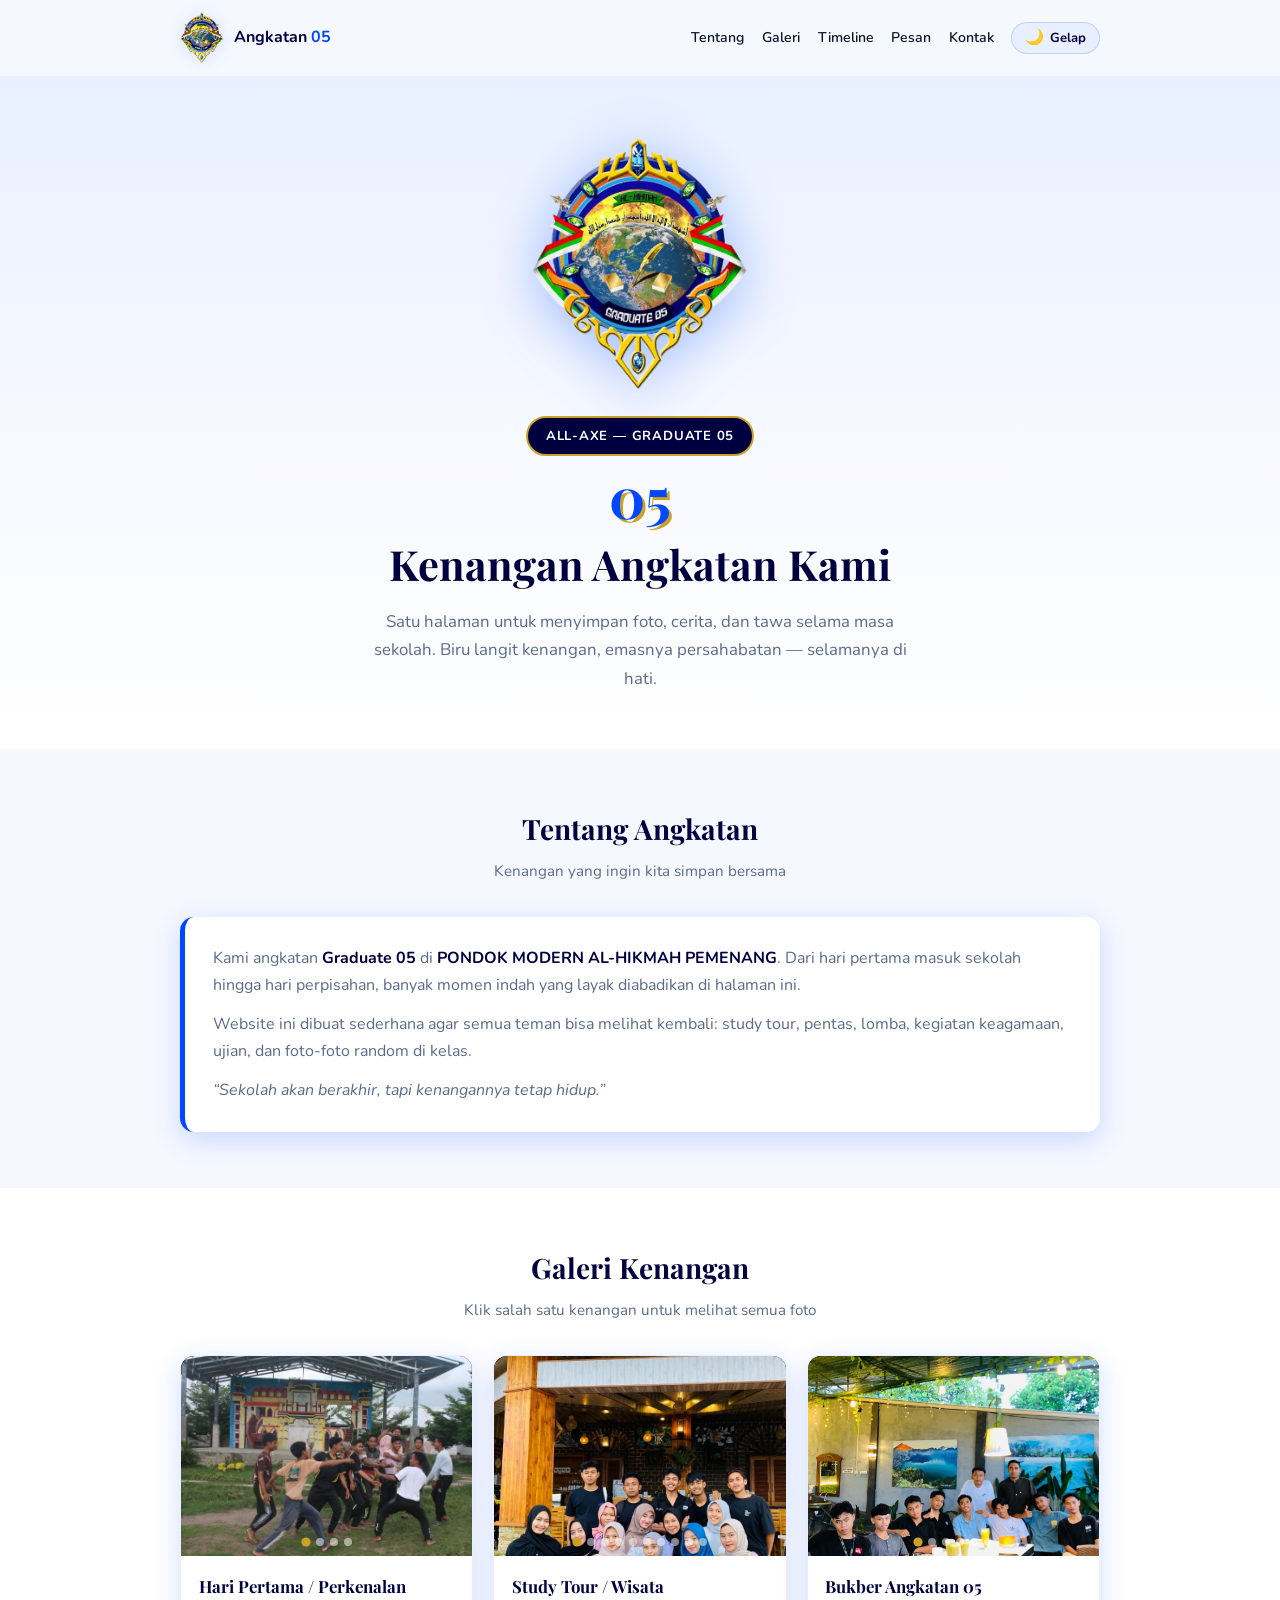
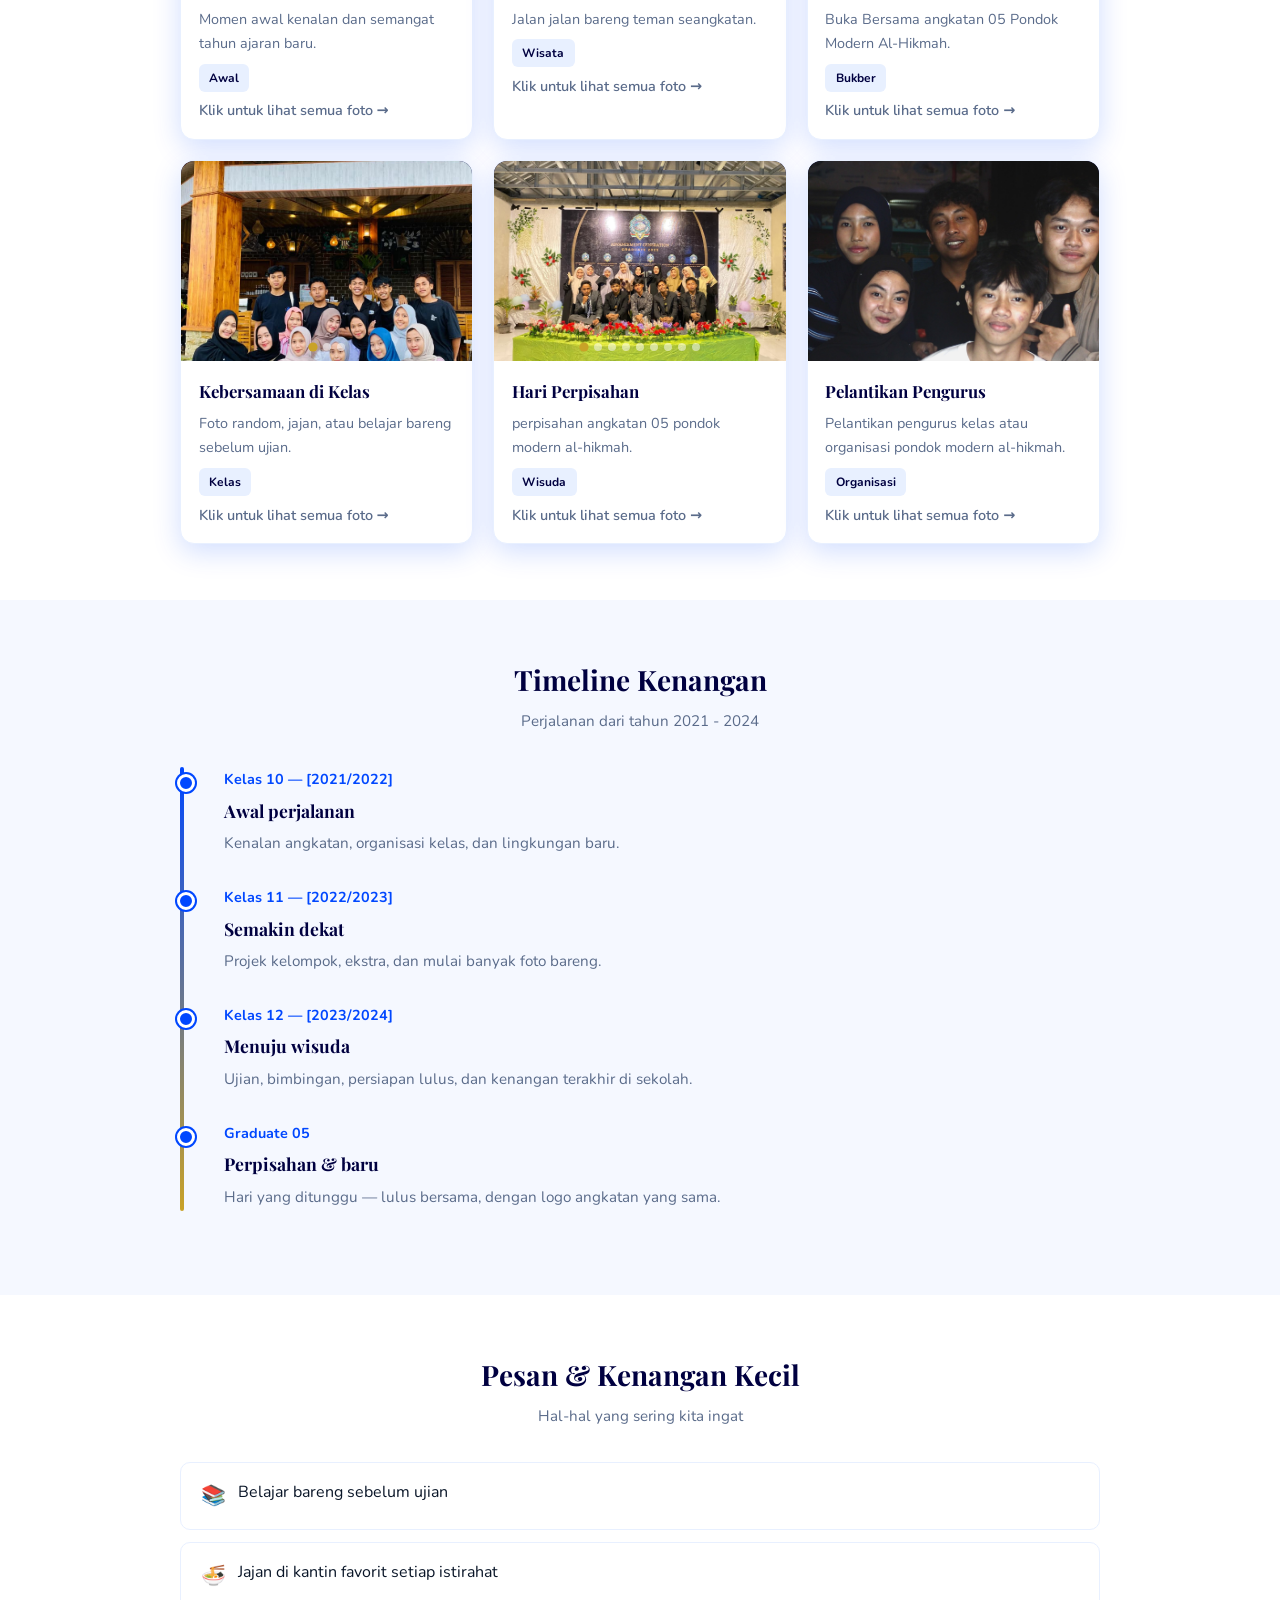
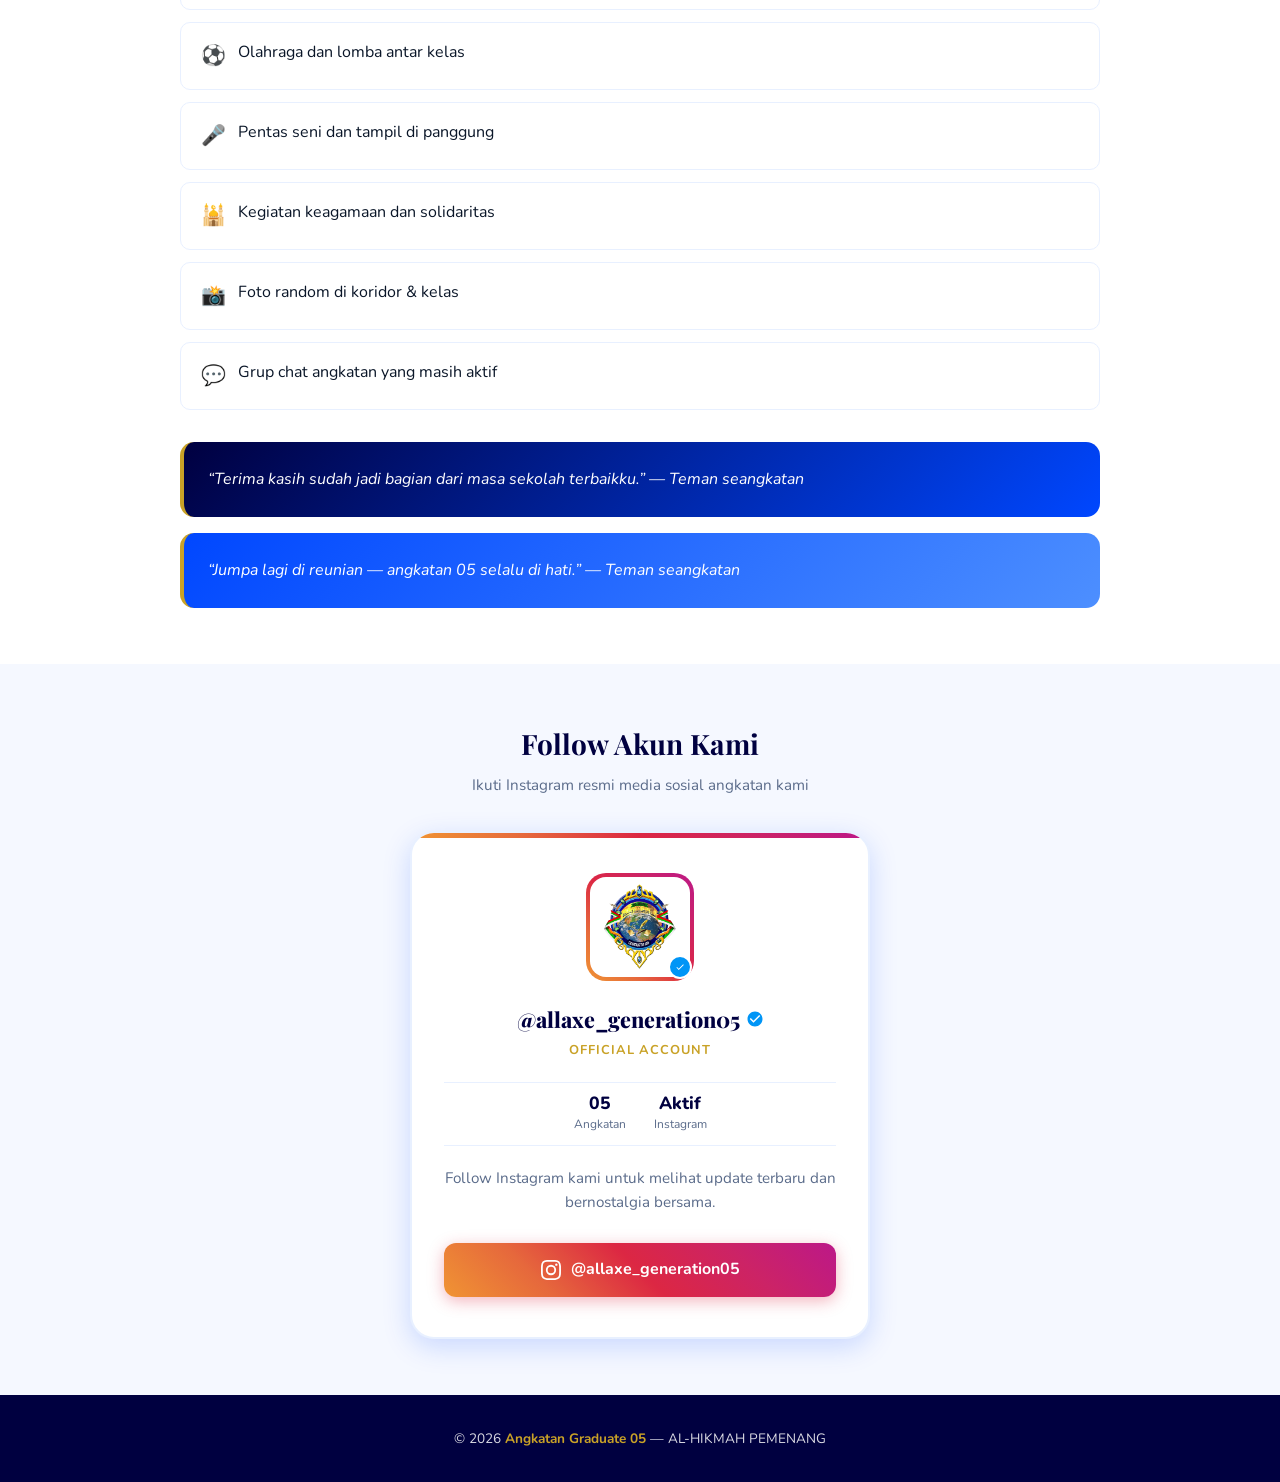
<file: index.html>
<!DOCTYPE html>
<html lang="id">

<head>
  <meta charset="UTF-8" />
  <meta name="viewport" content="width=device-width, initial-scale=1.0" />
  <meta name="description" content="Kenangan Angkatan All-Axe Graduate 05" />
  <title>All-Axe Graduate 05</title>
  <link rel="icon" type="image/png" href="logo2.png" />
  <link rel="preconnect" href="https://fonts.googleapis.com" />
  <link rel="preconnect" href="https://fonts.gstatic.com" crossorigin />
  <link
    href="https://fonts.googleapis.com/css2?family=Playfair+Display:wght@600;700&family=Nunito:wght@400;600;700&display=swap"
    rel="stylesheet" />
  <link rel="stylesheet" href="style.css" />

  <!-- ============================================================
       TAMBAHAN DARK MODE (1/3)
       Script kecil ini dipasang di <head> supaya tema tersimpan
       langsung terpasang SEBELUM halaman tampil.
       Tujuannya: menghindari "kedip" putih saat refresh di mode gelap.
       ============================================================ -->
  <script>
    (function () {
      try {
        var tema = localStorage.getItem("tema");
        if (tema === "dark") {
          document.documentElement.setAttribute("data-theme", "dark");
        } else {
          document.documentElement.setAttribute("data-theme", "light");
        }
      } catch (e) {
        document.documentElement.setAttribute("data-theme", "light");
      }
    })();
  </script>
  <!-- ==================== AKHIR TAMBAHAN (1/3) ==================== -->
</head>

<body>

  <header>
    <div class="nav-inner">
      <a href="#" class="logo-wrap">
        <img src="logo2.png" alt="Logo All-Axe Graduate 05" class="logo-img" />
        <span class="logo-text">Angkatan <strong>05</strong></span>
      </a>
      <nav>
        <a href="#tentang">Tentang</a>
        <a href="#galeri">Galeri</a>
        <a href="#timeline">Timeline</a>
        <a href="#pesan">Pesan</a>
        <a href="#kontak">Kontak</a>

        <!-- ============================================================
             TAMBAHAN DARK MODE (2/3)
             Tombol untuk berpindah mode terang <-> gelap.
             Ikon dan tulisannya diganti otomatis oleh script di bawah.
             ============================================================ -->
        <button type="button" id="themeToggle" class="theme-toggle" aria-label="Ganti mode terang/gelap">
          <span class="theme-icon">🌙</span>
          <span class="theme-label">Gelap</span>
        </button>
        <!-- ==================== AKHIR TAMBAHAN (2/3) ==================== -->
      </nav>
    </div>
  </header>

  <section class="hero">
    <div class="hero-logo-wrap">
      <img src="logo2.png" alt="Logo All-Axe Graduate 05" class="hero-logo" />
    </div>
    <span class="badge">ALL-AXE — GRADUATE 05</span>
    <p class="tahun">05</p>
    <h1>Kenangan Angkatan Kami</h1>
    <p class="sub">
      Satu halaman untuk menyimpan foto, cerita, dan tawa selama masa sekolah.
      Biru langit kenangan, emasnya persahabatan — selamanya di hati.
    </p>
  </section>

  <section id="tentang">
    <div class="container">
      <div class="section-head">
        <h2>Tentang Angkatan</h2>
        <p>Kenangan yang ingin kita simpan bersama</p>
      </div>
      <div class="intro">
        <p>
          Kami angkatan <strong>Graduate 05</strong> di <strong>PONDOK MODERN AL-HIKMAH PEMENANG</strong>.
          Dari hari pertama masuk sekolah hingga hari perpisahan, banyak momen indah
          yang layak diabadikan di halaman ini.
        </p>
        <p>
          Website ini dibuat sederhana agar semua teman bisa melihat kembali:
          study tour, pentas, lomba, kegiatan keagamaan, ujian, dan foto-foto random di kelas.
        </p>
        <p><em>“Sekolah akan berakhir, tapi kenangannya tetap hidup.”</em></p>
      </div>
    </div>
  </section>

  <section id="galeri" class="alt">
    <div class="container">
      <div class="section-head">
        <h2>Galeri Kenangan</h2>
        <p>Klik salah satu kenangan untuk melihat semua foto</p>
      </div>
      <div class="gallery">

        <article class="memory-card">
          <div class="slider-auto" data-slider-auto data-interval="3000">
            <img src="jurit1.jpeg" alt="Hari Pertama 1" class="active" />
            <img src="jurit2.jpeg" alt="Hari Pertama 2" />
            <img src="jurit3.jpeg" alt="Hari Pertama 3" />
            <img src="jurit4.jpeg" alt="Hari Pertama 4" />
            <div class="slider-dots"></div>
          </div>
          <div class="body">
            <h3>Hari Pertama / Perkenalan</h3>
            <p>Momen awal kenalan dan semangat tahun ajaran baru.</p>
            <span class="tag">Awal</span>
            <p class="click-hint">Klik untuk lihat semua foto →</p>
          </div>
        </article>

        <article class="memory-card">
          <div class="slider-auto" data-slider-auto data-interval="3000">
            <img src="tourism.jpeg" alt="Study tour 1" class="active" />
            <img src="tourism1.jpeg" alt="Study tour 2" />
            <img src="tourism3.jpeg" alt="Study tour 3" />
            <img src="tourism4.jpeg" alt="Study tour 4" />
            <img src="tourism5.jpeg" alt="Study tour 5" />
            <img src="tourism6.jpeg" alt="Study tour 6" />
            <img src="tourism7.jpeg" alt="Study tour 7" />
            <img src="tourism8.jpeg" alt="Study tour 8" />
            <img src="tourism9.jpeg" alt="Study tour 9" />
            <img src="tourism10.jpeg" alt="Study tour 10" />
            <div class="slider-dots"></div>
          </div>
          <div class="body">
            <h3>Study Tour / Wisata</h3>
            <p>Jalan jalan bareng teman seangkatan.</p>
            <span class="tag">Wisata</span>
            <p class="click-hint">Klik untuk lihat semua foto →</p>
          </div>
        </article>

        <article class="memory-card">
          <div class="slider-auto" data-slider-auto data-interval="3000">
            <img src="bukber.jpeg" alt="Bukber Angkatan 05 1" class="active" />
            <img src="bukber1.jpeg" alt="Bukber Angkatan 05 2" />
            <img src="bukber2.jpeg" alt="Bukber Angkatan 05 3" />
            <img src="bukber3.jpeg" alt="Bukber Angkatan 05 4" />
            <img src="bukber4.jpeg" alt="Bukber Angkatan 05 5" />
            <img src="bukber5.jpeg" alt="Bukber Angkatan 05 6" />
            <div class="slider-dots"></div>
          </div>
          <div class="body">
            <h3>Bukber Angkatan 05</h3>
            <p>Buka Bersama angkatan 05 Pondok Modern Al-Hikmah.</p>
            <span class="tag">Bukber</span>
            <p class="click-hint">Klik untuk lihat semua foto →</p>
          </div>
        </article>

        <article class="memory-card">
          <div class="slider-auto" data-slider-auto data-interval="3000">
            <img src="tourims.jpeg" alt="Kelas 1" class="active" />
            <img src="bukber.jpeg" alt="Kelas 2" />
            <img src="graduate.jpeg" alt="Kelas 3" />
            <div class="slider-dots"></div>
          </div>
          <div class="body">
            <h3>Kebersamaan di Kelas</h3>
            <p>Foto random, jajan, atau belajar bareng sebelum ujian.</p>
            <span class="tag">Kelas</span>
            <p class="click-hint">Klik untuk lihat semua foto →</p>
          </div>
        </article>

        <article class="memory-card">
          <div class="slider-auto" data-slider-auto data-interval="3000">
            <img src="graduate.jpeg" alt="Hari Perpisahan 1" class="active" />
            <img src="graduate1.jpeg" alt="Hari Perpisahan 2" />
            <img src="graduate2.jpeg" alt="Hari Perpisahan 3" />
            <img src="graduate3.jpeg" alt="Hari Perpisahan 4" />
            <img src="graduate4.jpeg" alt="Hari Perpisahan 5" />
            <img src="graduate5.jpeg" alt="Hari Perpisahan 6" />
            <img src="graduate6.jpeg" alt="Hari Perpisahan 7" />
            <img src="graduate7.jpeg" alt="Hari Perpisahan 8" />
            <img src="graduate8.jpeg" alt="Hari Perpisahan 9" />
            <div class="slider-dots"></div>
          </div>
          <div class="body">
            <h3>Hari Perpisahan</h3>
            <p>perpisahan angkatan 05 pondok modern al-hikmah.</p>
            <span class="tag">Wisuda</span>
            <p class="click-hint">Klik untuk lihat semua foto →</p>
          </div>
        </article>

        <article class="memory-card">
          <div class="slider-auto" data-slider-auto data-interval="3000">
            <img src="keluarg keddua ku.png" alt="Pelantikan 1" class="active" />
            <!-- <img src="pelantikan2.jpeg" alt="Pelantikan 2" />
            <img src="jurit1.jpeg" alt="Jurit 1" /> -->
            <div class="slider-dots"></div>
          </div>
          <div class="body">
            <h3>Pelantikan Pengurus</h3>
            <p>Pelantikan pengurus kelas atau organisasi pondok modern al-hikmah.</p>
            <span class="tag">Organisasi</span>
            <p class="click-hint">Klik untuk lihat semua foto →</p>
          </div>
        </article>

      </div>
    </div>
  </section>

  <section id="timeline">
    <div class="container">
      <div class="section-head">
        <h2>Timeline Kenangan</h2>
        <p>Perjalanan dari tahun 2021 - 2024</p>
      </div>
      <div class="timeline">
        <div class="timeline-item">
          <div class="year">Kelas 10 — [2021/2022]</div>
          <h3>Awal perjalanan</h3>
          <p>Kenalan angkatan, organisasi kelas, dan lingkungan baru.</p>
        </div>
        <div class="timeline-item">
          <div class="year">Kelas 11 — [2022/2023]</div>
          <h3>Semakin dekat</h3>
          <p>Projek kelompok, ekstra, dan mulai banyak foto bareng.</p>
        </div>
        <div class="timeline-item">
          <div class="year">Kelas 12 — [2023/2024]</div>
          <h3>Menuju wisuda</h3>
          <p>Ujian, bimbingan, persiapan lulus, dan kenangan terakhir di sekolah.</p>
        </div>
        <div class="timeline-item">
          <div class="year">Graduate 05</div>
          <h3>Perpisahan &amp; baru</h3>
          <p>Hari yang ditunggu — lulus bersama, dengan logo angkatan yang sama.</p>
        </div>
      </div>
    </div>
  </section>

  <section id="pesan" class="alt">
    <div class="container">
      <div class="section-head">
        <h2>Pesan &amp; Kenangan Kecil</h2>
        <p>Hal-hal yang sering kita ingat</p>
      </div>
      <ul class="list-memories">
        <li><span class="icon">📚</span> Belajar bareng sebelum ujian</li>
        <li><span class="icon">🍜</span> Jajan di kantin favorit setiap istirahat</li>
        <li><span class="icon">⚽</span> Olahraga dan lomba antar kelas</li>
        <li><span class="icon">🎤</span> Pentas seni dan tampil di panggung</li>
        <li><span class="icon">🕌</span> Kegiatan keagamaan dan solidaritas</li>
        <li><span class="icon">📸</span> Foto random di koridor &amp; kelas</li>
        <li><span class="icon">💬</span> Grup chat angkatan yang masih aktif</li>
      </ul>
      <div class="quotes">
        <blockquote class="quote-box">
          “Terima kasih sudah jadi bagian dari masa sekolah terbaikku.”
          — Teman seangkatan
        </blockquote>
        <blockquote class="quote-box alt">
          “Jumpa lagi di reunian — angkatan 05 selalu di hati.”
          — Teman seangkatan
        </blockquote>
      </div>
    </div>
  </section>

  <section id="kontak">
    <div class="container">
      <div class="section-head">
        <h2>Follow Akun Kami</h2>
        <p>Ikuti Instagram resmi media sosial angkatan kami</p>
      </div>
      <div class="instagram-card">
        <div class="instagram-avatar-container">
          <div class="instagram-avatar-ring">
            <img src="logo2.png" alt="Logo All-Axe Graduate 05" class="instagram-avatar" />
          </div>
          <div class="instagram-badge">
            <svg viewBox="0 0 24 24" width="10" height="10" fill="currentColor">
              <path d="M9 16.17L4.83 12l-1.42 1.41L9 19 21 7l-1.41-1.41L9 16.17z" />
            </svg>
          </div>
        </div>

        <h3 class="instagram-handle">
          @allaxe_generation05
          <svg class="verified-icon" viewBox="0 0 24 24" width="18" height="18" fill="#0095f6"
            style="display: inline-block; vertical-align: middle;">
            <path
              d="M12 2C6.5 2 2 6.5 2 12s4.5 10 10 10 10-4.5 10-10S17.5 2 12 2zm-2 15l-5-5 1.41-1.41L10 14.17l7.59-7.59L19 8l-9 9z" />
          </svg>
        </h3>
        <p class="instagram-tagline">Official Account</p>

        <div class="instagram-stats">
          <div class="stat-item">
            <span class="stat-val">05</span>
            <span class="stat-label">Angkatan</span>
          </div>
          <div class="stat-item">
            <span class="stat-val">Aktif</span>
            <span class="stat-label">Instagram</span>
          </div>
        </div>

        <p class="instagram-bio">
          Follow Instagram kami untuk melihat update terbaru dan bernostalgia bersama.
        </p>

        <a class="btn-follow" href="https://www.instagram.com/allaxe_generation05/" target="_blank" rel="noopener">
          <svg class="instagram-icon" xmlns="http://www.w3.org/2000/svg" viewBox="0 0 24 24" width="20" height="20"
            fill="currentColor" style="vertical-align: middle;">
            <path
              d="M12 2.163c3.204 0 3.584.012 4.85.07 3.252.148 4.771 1.691 4.919 4.919.058 1.265.069 1.645.069 4.849 0 3.205-.012 3.584-.069 4.849-.149 3.225-1.664 4.771-4.919 4.919-1.266.058-1.644.07-4.85.07-3.204 0-3.584-.012-4.849-.07-3.26-.149-4.771-1.699-4.919-4.92-.058-1.265-.07-1.644-.07-4.849 0-3.204.013-3.583.07-4.849.149-3.227 1.664-4.771 4.919-4.919 1.266-.057 1.645-.069 4.849-.069zM12 0C8.741 0 8.333.014 7.053.072 2.695.272.273 2.69.073 7.051.014 8.333 0 8.741 0 12c0 3.259.014 3.668.072 4.948.2 4.358 2.618 6.78 6.98 6.98 1.281.058 1.689.072 4.948.072 3.259 0 3.668-.014 4.948-.072 4.354-.2 6.782-2.618 6.979-6.98.059-1.28.073-1.689.073-4.948 0-3.259-.014-3.667-.072-4.947-.196-4.354-2.617-6.78-6.979-6.98C15.668.014 15.259 0 12 0zm0 5.838a6.162 6.162 0 1 0 0 12.324 6.162 6.162 0 0 0 0-12.324zM12 16a4 4 0 1 1 0-8 4 4 0 0 1 0 8zm6.406-11.845a1.44 1.44 0 1 0 0 2.881 1.44 1.44 0 0 0 0-2.881z" />
          </svg>
          @allaxe_generation05
        </a>
      </div>
    </div>
  </section>

  <div class="modal-overlay" id="photoModal">
    <div class="modal-box">
      <div class="modal-header">
        <h3 id="modalTitle">Kenangan</h3>
        <button type="button" class="modal-close" id="modalClose" aria-label="Tutup">&times;</button>
      </div>
      <div class="modal-slider" id="modalSlider">
        <button type="button" class="modal-nav prev" id="modalPrev">‹</button>
        <button type="button" class="modal-nav next" id="modalNext">›</button>
      </div>
      <p class="modal-count" id="modalCount">1 / 1</p>
      <div class="modal-thumbs" id="modalThumbs"></div>
      <p class="modal-desc" id="modalDesc"></p>
    </div>
  </div>

  <footer>
    © 2026 <strong>Angkatan Graduate 05</strong> — AL-HIKMAH PEMENANG
  </footer>

  <script>
    /* Slider otomatis di card */
    document.querySelectorAll("[data-slider-auto]").forEach(function (slider) {
      var imgs = slider.querySelectorAll("img");
      var dotsWrap = slider.querySelector(".slider-dots");
      var index = 0;
      var interval = parseInt(slider.getAttribute("data-interval"), 10) || 3000;

      if (imgs.length <= 1) return;

      imgs.forEach(function (_, i) {
        var dot = document.createElement("span");
        if (i === 0) dot.classList.add("active");
        dotsWrap.appendChild(dot);
      });
      var dots = dotsWrap.querySelectorAll("span");

      function show(i) {
        imgs.forEach(function (img, n) {
          img.classList.toggle("active", n === i);
        });
        dots.forEach(function (dot, n) {
          dot.classList.toggle("active", n === i);
        });
        index = i;
      }

      setInterval(function () {
        show((index + 1) % imgs.length);
      }, interval);
    });

    /* Klik article → popup semua foto */
    var modal = document.getElementById("photoModal");
    var modalTitle = document.getElementById("modalTitle");
    var modalSlider = document.getElementById("modalSlider");
    var modalThumbs = document.getElementById("modalThumbs");
    var modalDesc = document.getElementById("modalDesc");
    var modalCount = document.getElementById("modalCount");
    var modalClose = document.getElementById("modalClose");
    var modalPrev = document.getElementById("modalPrev");
    var modalNext = document.getElementById("modalNext");
    var modalIndex = 0;
    var modalImgs = [];

    function getCardImages(card) {
      var slider = card.querySelector(".slider-auto");
      if (slider) {
        return Array.from(slider.querySelectorAll("img")).map(function (img) {
          return img.getAttribute("src");
        });
      }
      var single = card.querySelector(":scope > img");
      if (single) return [single.getAttribute("src")];
      return [];
    }

    function showModalImage(i) {
      var bigImgs = modalSlider.querySelectorAll("img");
      var thumbs = modalThumbs.querySelectorAll("img");
      bigImgs.forEach(function (img, n) {
        img.classList.toggle("active", n === i);
      });
      thumbs.forEach(function (thumb, n) {
        thumb.classList.toggle("active-thumb", n === i);
      });
      modalIndex = i;
      modalCount.textContent = (i + 1) + " / " + modalImgs.length;
      modalPrev.style.display = modalImgs.length > 1 ? "block" : "none";
      modalNext.style.display = modalImgs.length > 1 ? "block" : "none";
    }

    function openModal(card) {
      modalImgs = getCardImages(card);
      if (modalImgs.length === 0) return;

      var title = card.querySelector("h3");
      var desc = card.querySelector(".body p");
      modalTitle.textContent = title ? title.textContent : "Kenangan";
      modalDesc.textContent = desc ? desc.textContent : "";

      modalSlider.querySelectorAll("img").forEach(function (el) { el.remove(); });
      modalThumbs.innerHTML = "";

      modalImgs.forEach(function (src, i) {
        var big = document.createElement("img");
        big.src = src;
        big.alt = modalTitle.textContent + " " + (i + 1);
        if (i === 0) big.classList.add("active");
        modalSlider.insertBefore(big, modalPrev);

        var thumb = document.createElement("img");
        thumb.src = src;
        thumb.alt = "";
        if (i === 0) thumb.classList.add("active-thumb");
        thumb.addEventListener("click", function () {
          showModalImage(i);
        });
        modalThumbs.appendChild(thumb);
      });

      modal.classList.add("open");
      document.body.style.overflow = "hidden";
      showModalImage(0);
    }

    function closeModal() {
      modal.classList.remove("open");
      document.body.style.overflow = "";
    }

    document.querySelectorAll(".memory-card").forEach(function (card) {
      card.addEventListener("click", function () {
        openModal(card);
      });
    });

    modalClose.addEventListener("click", closeModal);
    modal.addEventListener("click", function (e) {
      if (e.target === modal) closeModal();
    });
    document.querySelector(".modal-box").addEventListener("click", function (e) {
      e.stopPropagation();
    });

    modalPrev.addEventListener("click", function () {
      showModalImage((modalIndex - 1 + modalImgs.length) % modalImgs.length);
    });
    modalNext.addEventListener("click", function () {
      showModalImage((modalIndex + 1) % modalImgs.length);
    });

    document.addEventListener("keydown", function (e) {
      if (!modal.classList.contains("open")) return;
      if (e.key === "Escape") closeModal();
      if (e.key === "ArrowLeft") modalPrev.click();
      if (e.key === "ArrowRight") modalNext.click();
    });
  </script>

  <script>
    (function () {
      var root = document.documentElement;           // tag <html>
      var btn = document.getElementById("themeToggle");
      var icon = btn.querySelector(".theme-icon");   // emoji bulan / matahari
      var label = btn.querySelector(".theme-label"); // tulisan "Gelap" / "Terang"

      /* Pasang mode + perbarui tampilan tombol + simpan pilihannya */
      function setTheme(mode) {
        root.setAttribute("data-theme", mode);
        icon.textContent = mode === "dark" ? "☀️" : "🌙";
        label.textContent = mode === "dark" ? "Terang" : "Gelap";
        try {
          localStorage.setItem("tema", mode);
        } catch (e) {
          /* kalau localStorage diblokir browser, tema tetap jalan
             hanya saja tidak tersimpan setelah refresh */
        }
      }
      /* Samakan tampilan tombol dengan tema yang sudah dipasang di <head> */
      setTheme(root.getAttribute("data-theme") === "dark" ? "dark" : "light");

      /* Klik tombol = tukar mode */
      btn.addEventListener("click", function () {
        setTheme(root.getAttribute("data-theme") === "dark" ? "light" : "dark");
      });
    })();
  </script>
  <!-- ==================== AKHIR TAMBAHAN (3/3) ==================== -->
</body>
</html>
</file>
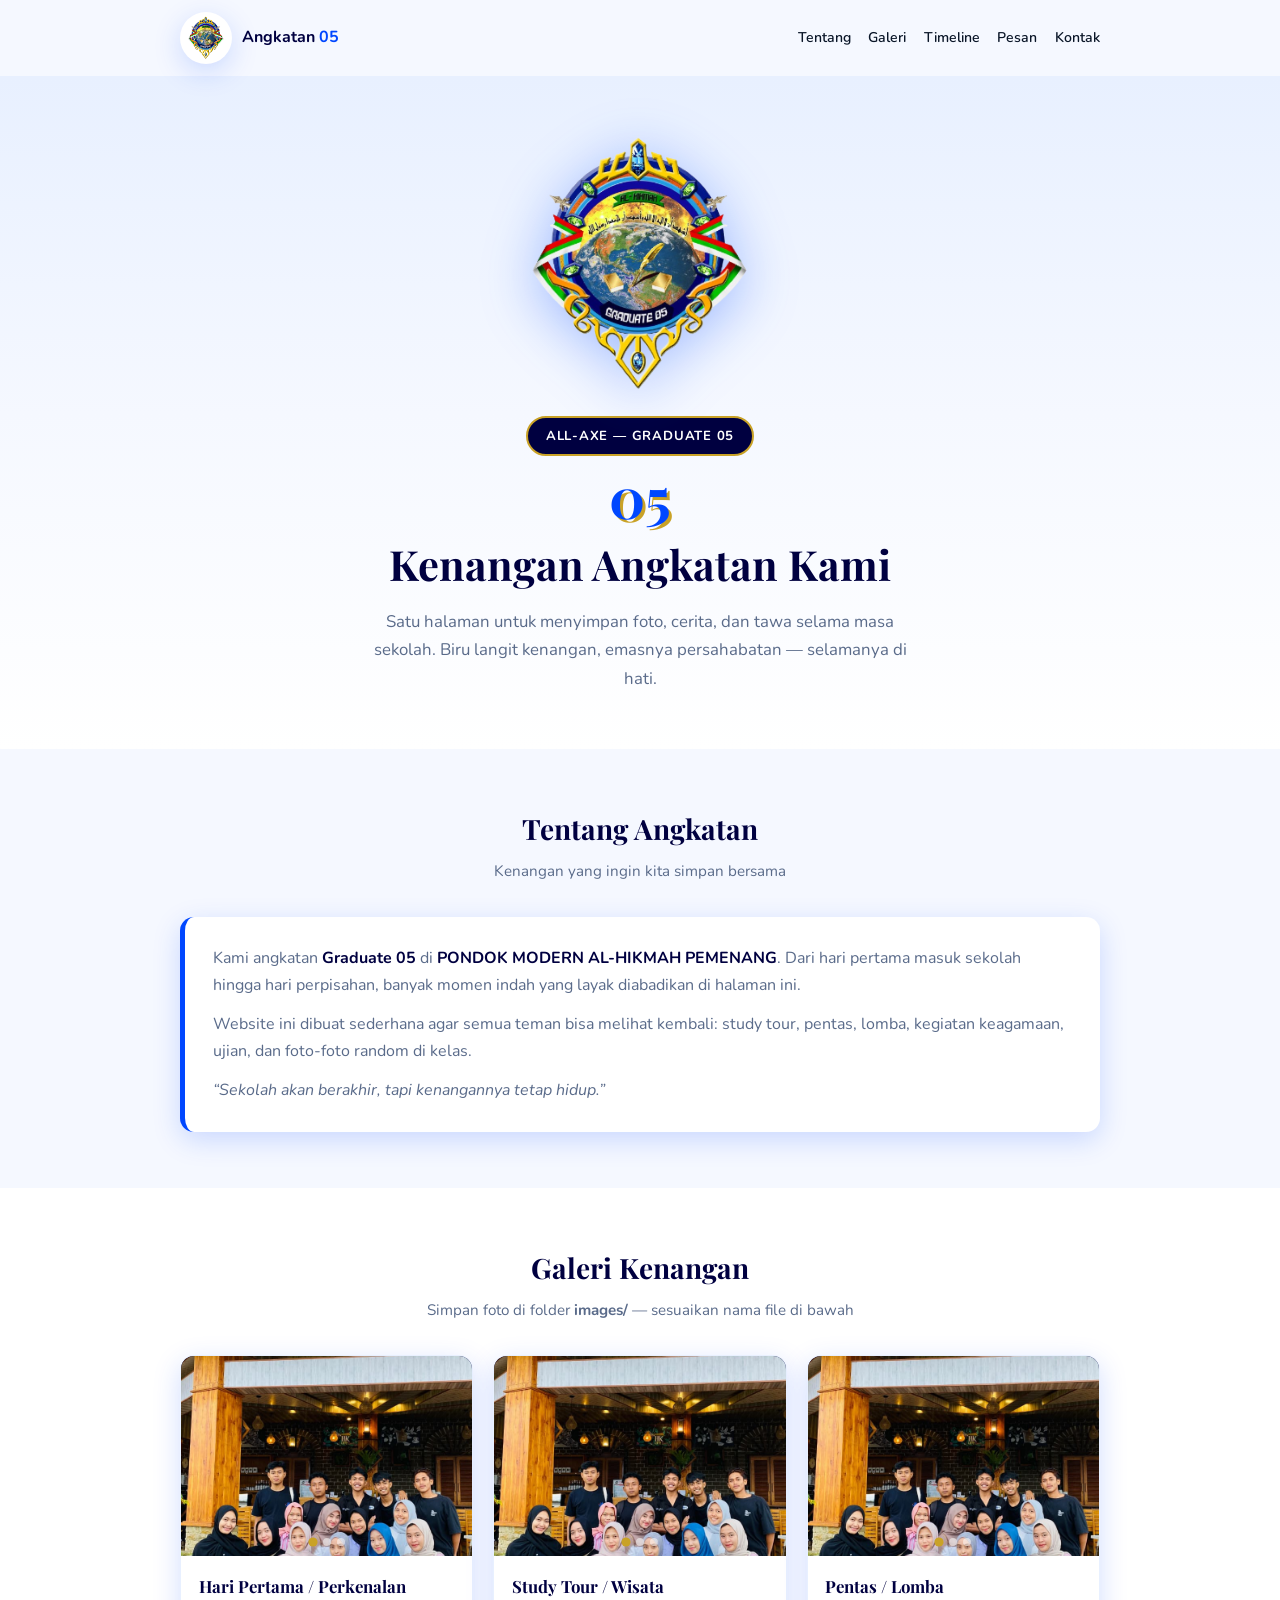
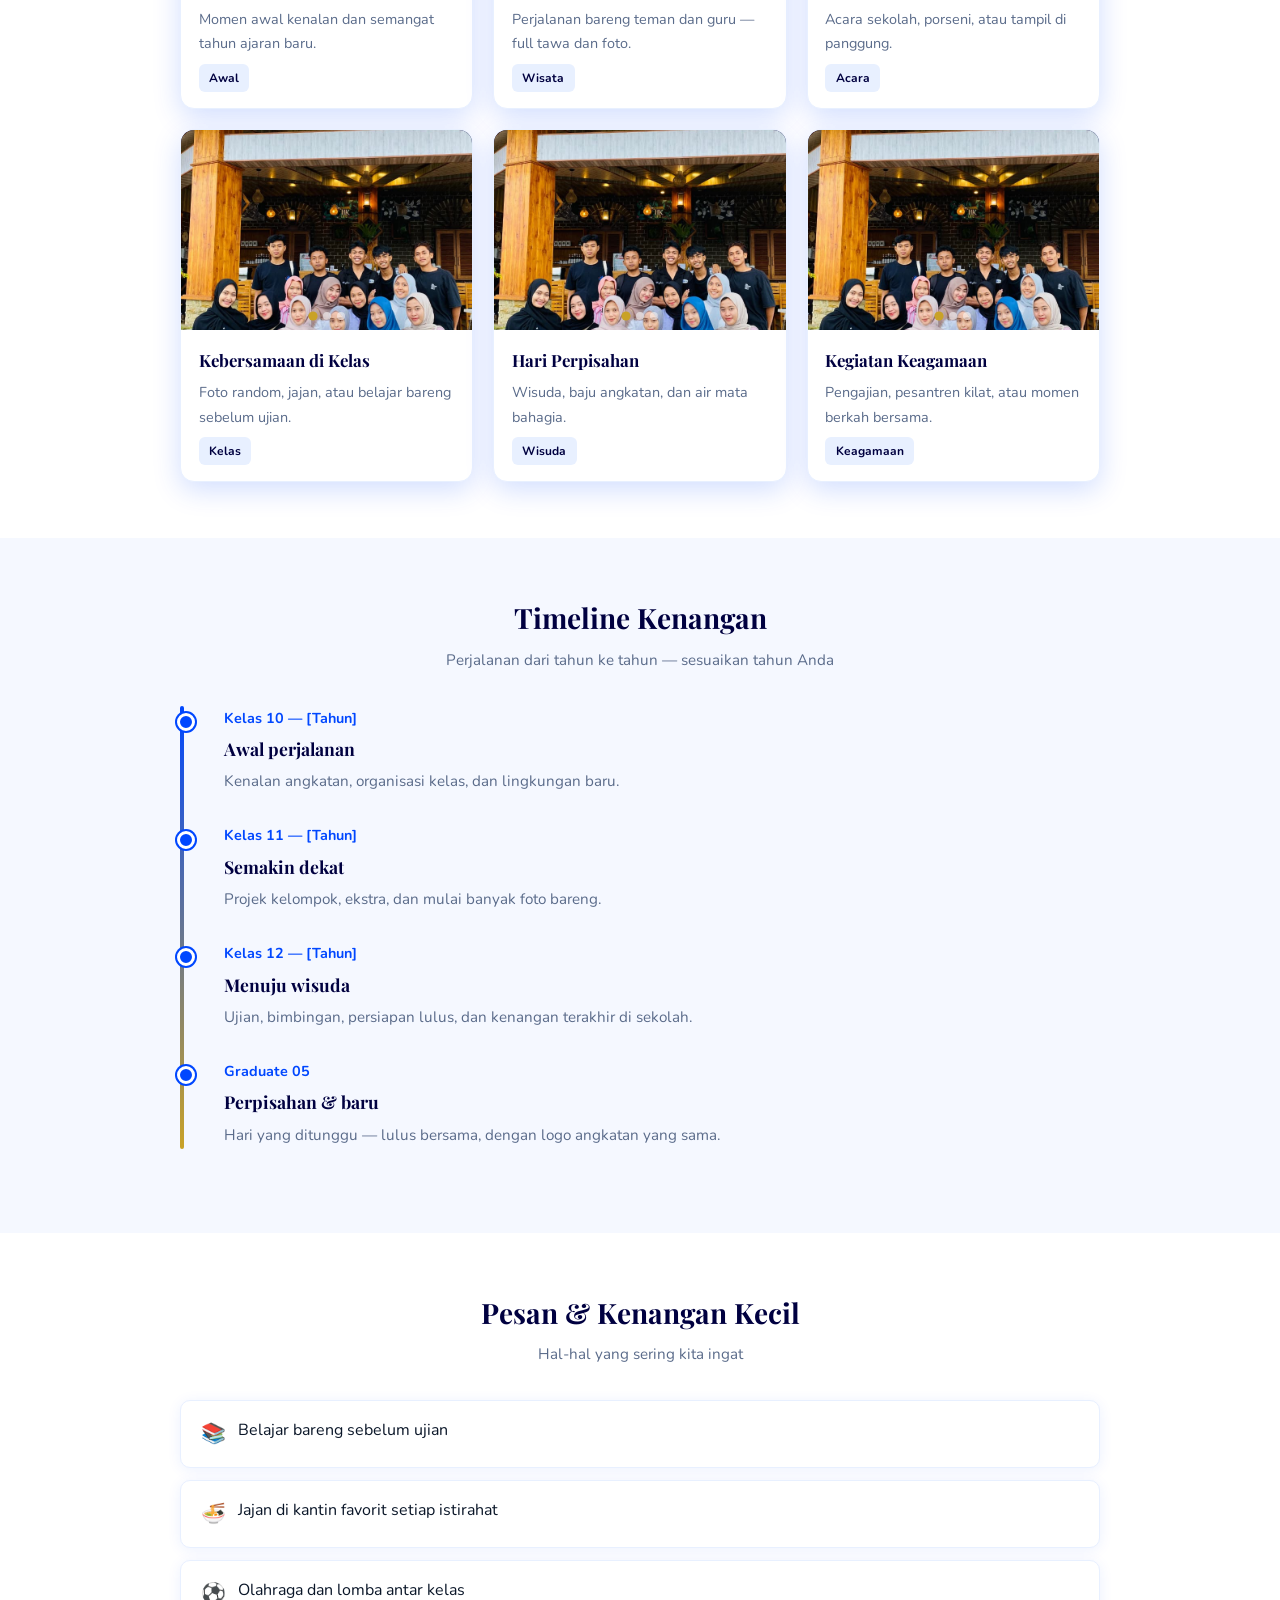
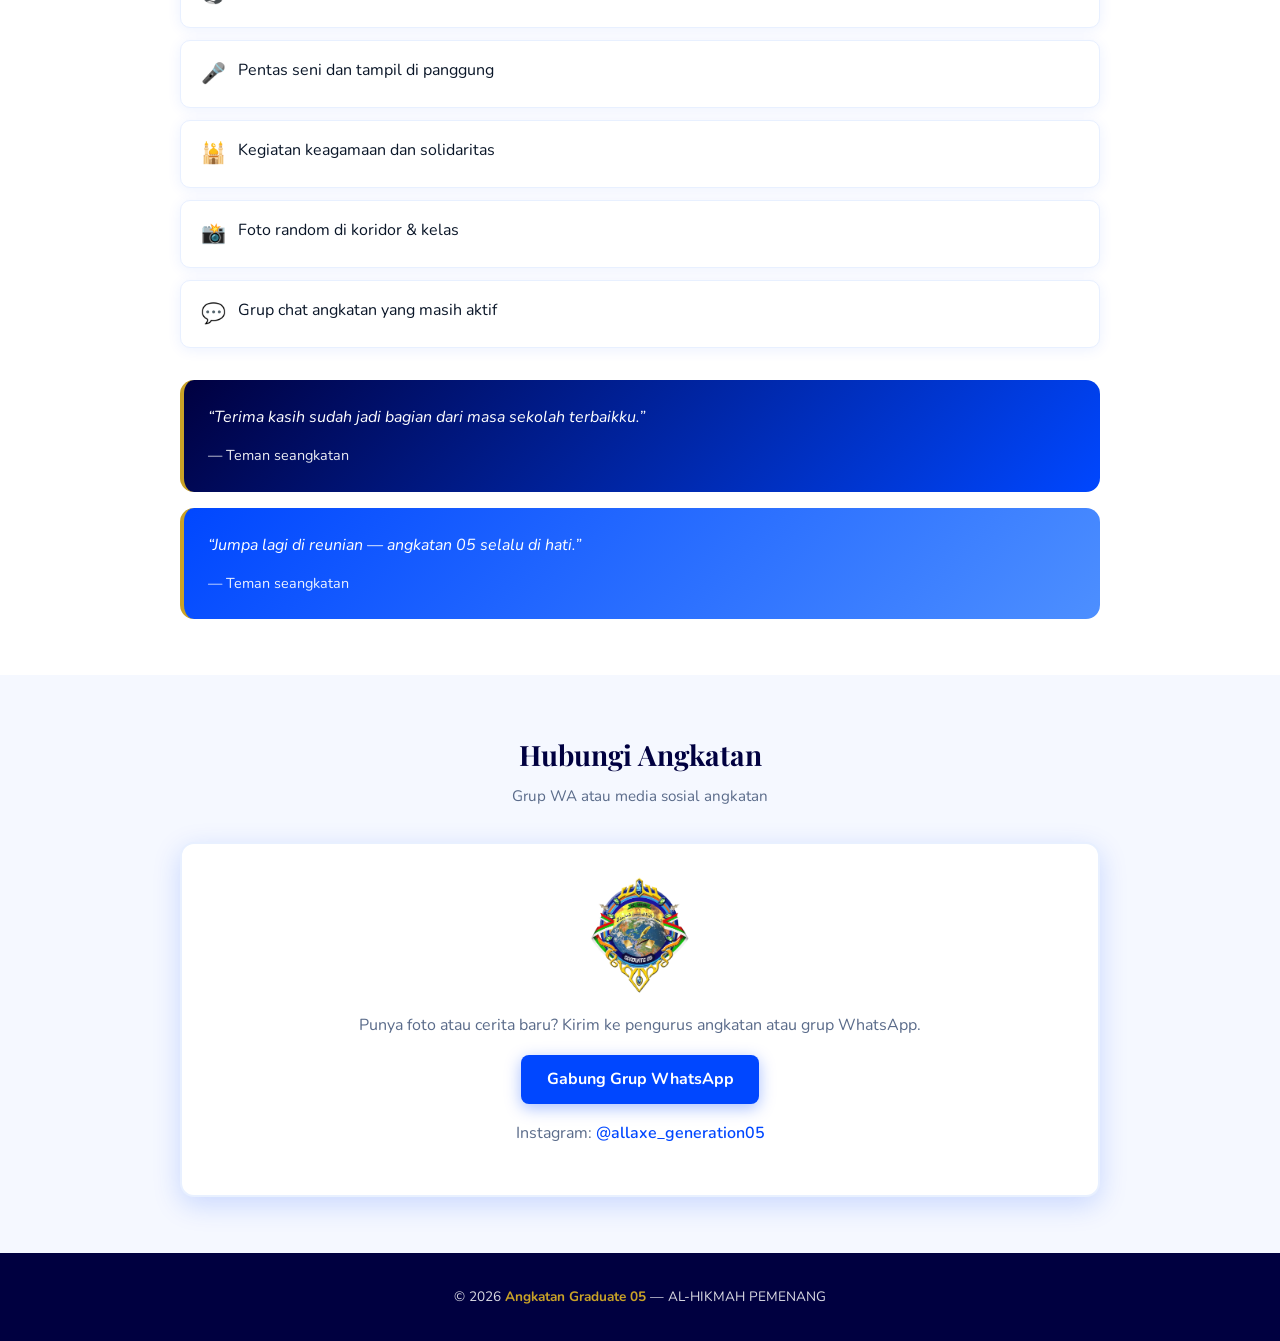
<file: portofolio all_axe.html>
<!DOCTYPE html>
<html lang="id">
<head>
  <meta charset="UTF-8" />
  <meta name="viewport" content="width=device-width, initial-scale=1.0" />
  <meta name="description" content="Kenangan Angkatan All-Axe Graduate 05" />
  <title>Kenangan Angkatan All Axe Graduate 05</title>
  <link rel="preconnect" href="https://fonts.googleapis.com" />
  <link rel="preconnect" href="https://fonts.gstatic.com" crossorigin />
  <link href="https://fonts.googleapis.com/css2?family=Playfair+Display:wght@600;700&family=Nunito:wght@400;600;700&display=swap" rel="stylesheet" />
  <style>
    :root {
      --biru-royal: #0047ff;
      --biru-royal-gelap: #0036c4;
      --biru-navy: #000040;
      --biru-muda: #e8f0ff;
      --emas: #c9a227;
      --putih: #ffffff;
      --krem: #f5f8ff;
      --teks: #0a1628;
      --abu: #5a6b8a;
      --bayang: 0 8px 28px rgba(0, 71, 255, 0.18);
      --radius: 14px;
    }

    * { box-sizing: border-box; margin: 0; padding: 0; }
    html { scroll-behavior: smooth; }
    body {
      font-family: "Nunito", system-ui, sans-serif;
      background: var(--krem);
      color: var(--teks);
      line-height: 1.7;
    }
    h1, h2, h3 { font-family: "Playfair Display", Georgia, serif; }
    img { max-width: 100%; display: block; }
    a { color: var(--biru-royal); text-decoration: none; font-weight: 600; }
    a:hover { color: var(--biru-royal-gelap); }

    .container { max-width: 960px; margin: 0 auto; padding: 0 1.25rem; }

    header {
      position: sticky;
      top: 0;
      z-index: 50;
      background: rgba(245, 248, 255, 0.96);
      backdrop-filter: blur(10px);
      border-bottom: 2px solid var(--biru-muda);
    }
    .nav-inner {
      display: flex;
      align-items: center;
      justify-content: space-between;
      padding: 0.75rem 1.25rem;
      max-width: 960px;
      margin: 0 auto;
      flex-wrap: wrap;
      gap: 0.75rem;
    }
    .logo-wrap {
      display: flex;
      align-items: center;
      gap: 0.65rem;
      text-decoration: none;
      color: var(--biru-navy);
    }
    .logo-img {
      width: 52px;
      height: 52px;
      object-fit: contain;
      border-radius: 50%;
      background: var(--putih);
      padding: 4px;
      box-shadow: var(--bayang);
    }
    .logo-text { font-weight: 700; font-size: 1rem; }
    .logo-text strong { color: var(--biru-royal); }
    nav { display: flex; gap: 1.1rem; flex-wrap: wrap; }
    nav a { font-size: 0.88rem; color: var(--teks); font-weight: 600; }
    nav a:hover { color: var(--biru-royal); }

    .hero {
      text-align: center;
      padding: 3.5rem 1.25rem 3.5rem;
      background: linear-gradient(180deg, var(--biru-muda) 0%, var(--krem) 50%, var(--putih) 100%);
    }
    .hero-logo-wrap {
      margin: 0 auto 1.25rem;
      width: min(220px, 60vw);
    }
    .hero-logo {
      width: 100%;
      height: auto;
      object-fit: contain;
      filter: drop-shadow(0 10px 28px rgba(0, 71, 255, 0.35));
    }
    .hero .badge {
      display: inline-block;
      background: var(--biru-navy);
      color: var(--putih);
      padding: 0.4rem 1.1rem;
      border-radius: 999px;
      font-size: 0.82rem;
      font-weight: 700;
      letter-spacing: 0.06em;
      margin-bottom: 0.75rem;
      border: 2px solid var(--emas);
    }
    .hero .tahun {
      font-size: 3.5rem;
      font-weight: 700;
      color: var(--biru-royal);
      text-shadow: 3px 3px 0 var(--emas);
      line-height: 1;
      margin-bottom: 0.35rem;
      font-family: "Playfair Display", serif;
    }
    .hero h1 {
      font-size: clamp(1.85rem, 5vw, 2.6rem);
      color: var(--biru-navy);
      margin-bottom: 0.5rem;
    }
    .hero .sub {
      font-size: 1.05rem;
      color: var(--abu);
      max-width: 540px;
      margin: 0 auto;
    }

    section { padding: 3.5rem 0; }
    section.alt { background: var(--putih); }
    .section-head { text-align: center; margin-bottom: 2rem; }
    .section-head h2 {
      font-size: 1.75rem;
      color: var(--biru-navy);
      margin-bottom: 0.35rem;
    }
    .section-head p { color: var(--abu); font-size: 0.95rem; }

    .intro {
      background: var(--putih);
      padding: 1.75rem;
      border-radius: var(--radius);
      box-shadow: var(--bayang);
      border-left: 5px solid var(--biru-royal);
    }
    .intro p { margin-bottom: 0.75rem; color: var(--abu); }
    .intro p:last-child { margin-bottom: 0; }
    .intro strong { color: var(--biru-navy); }

    .gallery {
      display: grid;
      grid-template-columns: repeat(auto-fill, minmax(260px, 1fr));
      gap: 1.25rem;
    }
    .memory-card {
      background: var(--putih);
      border-radius: var(--radius);
      overflow: hidden;
      box-shadow: var(--bayang);
      border: 1px solid var(--biru-muda);
      transition: transform 0.2s;
    }
    .memory-card:hover { transform: translateY(-5px); }

    /* 1 foto (article biasa) */
    .memory-card > img {
      width: 100%;
      height: 200px;
      object-fit: cover;
      background: var(--biru-muda);
    }

    /* Slider otomatis — foto berganti sendiri */
    .slider-auto {
      position: relative;
      height: 200px;
      background: var(--biru-navy);
      overflow: hidden;
    }
    .slider-auto img {
      position: absolute;
      inset: 0;
      width: 100%;
      height: 100%;
      object-fit: cover;
      opacity: 0;
      transition: opacity 0.8s ease-in-out;
    }
    .slider-auto img.active {
      opacity: 1;
    }
    .slider-dots {
      position: absolute;
      bottom: 10px;
      left: 0;
      right: 0;
      display: flex;
      justify-content: center;
      gap: 6px;
      z-index: 2;
    }
    .slider-dots span {
      width: 8px;
      height: 8px;
      border-radius: 50%;
      background: rgba(255, 255, 255, 0.5);
      transition: background 0.3s;
    }
    .slider-dots span.active {
      background: var(--emas);
      transform: scale(1.15);
    }

    .memory-card .body { padding: 1rem 1.1rem; }
    .memory-card h3 {
      font-size: 1.05rem;
      color: var(--biru-navy);
      margin-bottom: 0.35rem;
    }
    .memory-card p { font-size: 0.9rem; color: var(--abu); }
    .memory-card .tag {
      display: inline-block;
      margin-top: 0.5rem;
      font-size: 0.75rem;
      background: var(--biru-muda);
      color: var(--biru-navy);
      padding: 0.25rem 0.65rem;
      border-radius: 6px;
      font-weight: 700;
    }

    .timeline { position: relative; padding-left: 1.5rem; }
    .timeline::before {
      content: "";
      position: absolute;
      left: 0;
      top: 0;
      bottom: 0;
      width: 4px;
      background: linear-gradient(var(--biru-royal), var(--emas));
      border-radius: 4px;
    }
    .timeline-item {
      position: relative;
      margin-bottom: 1.75rem;
      padding-left: 1.25rem;
    }
    .timeline-item::before {
      content: "";
      position: absolute;
      left: -1.7rem;
      top: 0.45rem;
      width: 12px;
      height: 12px;
      background: var(--biru-royal);
      border: 3px solid var(--putih);
      border-radius: 50%;
      box-shadow: 0 0 0 2px var(--biru-royal);
    }
    .timeline-item .year {
      font-weight: 700;
      color: var(--biru-royal);
      font-size: 0.9rem;
      margin-bottom: 0.25rem;
    }
    .timeline-item h3 {
      font-size: 1.1rem;
      color: var(--biru-navy);
      margin-bottom: 0.35rem;
    }
    .timeline-item p { color: var(--abu); font-size: 0.95rem; }

    .list-memories { list-style: none; display: grid; gap: 0.75rem; }
    .list-memories li {
      background: var(--putih);
      padding: 1rem 1.25rem;
      border-radius: 10px;
      box-shadow: 0 2px 14px rgba(0, 71, 255, 0.08);
      display: flex;
      gap: 0.75rem;
      align-items: flex-start;
      border: 1px solid var(--biru-muda);
    }
    .list-memories .icon { font-size: 1.25rem; flex-shrink: 0; }

    .quotes { display: grid; gap: 1rem; margin-top: 2rem; }
    .quote-box {
      background: linear-gradient(135deg, var(--biru-navy) 0%, var(--biru-royal) 100%);
      color: var(--putih);
      padding: 1.5rem;
      border-radius: var(--radius);
      font-style: italic;
      border-left: 4px solid var(--emas);
    }
    .quote-box.alt {
      background: linear-gradient(135deg, var(--biru-royal) 0%, #4d8fff 100%);
    }
    .quote-box cite {
      display: block;
      margin-top: 0.75rem;
      font-style: normal;
      font-size: 0.9rem;
      opacity: 0.92;
    }

    .contact-box {
      text-align: center;
      background: var(--putih);
      padding: 2rem;
      border-radius: var(--radius);
      box-shadow: var(--bayang);
      border: 2px solid var(--biru-muda);
    }
    .contact-box p { color: var(--abu); margin-bottom: 1rem; }
    .contact-logo {
      width: 100px;
      margin: 0 auto 1rem;
      opacity: 0.95;
    }
    .btn {
      display: inline-block;
      background: var(--biru-royal);
      color: var(--putih);
      padding: 0.7rem 1.6rem;
      border-radius: 8px;
      font-weight: 700;
      box-shadow: 0 4px 16px rgba(0, 71, 255, 0.35);
    }
    .btn:hover {
      background: var(--biru-royal-gelap);
      color: var(--putih);
      text-decoration: none;
    }

    footer {
      text-align: center;
      padding: 2rem 1rem;
      font-size: 0.85rem;
      background: var(--biru-navy);
      color: rgba(255,255,255,0.85);
    }
    footer strong { color: var(--emas); }
  </style>
</head>
<body>

  <header>
    <div class="nav-inner">
      <a href="#" class="logo-wrap">
        <img src="logo2.png" alt="Logo All-Axe Graduate 05" class="logo-img" />
        <span class="logo-text">Angkatan <strong>05</strong></span>
      </a>
      <nav>
        <a href="#tentang">Tentang</a>
        <a href="#galeri">Galeri</a>
        <a href="#timeline">Timeline</a>
        <a href="#pesan">Pesan</a>
        <a href="#kontak">Kontak</a>
      </nav>
    </div>
  </header>

  <section class="hero">
    <div class="hero-logo-wrap">
      <img src="logo2.png" alt="Logo All-Axe Graduate 05" class="hero-logo" />
    </div>
    <span class="badge">ALL-AXE — GRADUATE 05</span>
    <p class="tahun">05</p>
    <h1>Kenangan Angkatan Kami</h1>
    <p class="sub">
      Satu halaman untuk menyimpan foto, cerita, dan tawa selama masa sekolah.
      Biru langit kenangan, emasnya persahabatan — selamanya di hati.
    </p>
  </section>

  <section id="tentang">
    <div class="container">
      <div class="section-head">
        <h2>Tentang Angkatan</h2>
        <p>Kenangan yang ingin kita simpan bersama</p>
      </div>
      <div class="intro">
        <p>
          Kami angkatan <strong>Graduate 05</strong> di <strong>PONDOK MODERN AL-HIKMAH PEMENANG</strong>.
          Dari hari pertama masuk sekolah hingga hari perpisahan, banyak momen indah
          yang layak diabadikan di halaman ini.
        </p>
        <p>
          Website ini dibuat sederhana agar semua teman bisa melihat kembali:
          study tour, pentas, lomba, kegiatan keagamaan, ujian, dan foto-foto random di kelas.
        </p>
        <p><em>“Sekolah akan berakhir, tapi kenangannya tetap hidup.”</em></p>
      </div>
    </div>
  </section>

  <section id="galeri" class="alt">
    <div class="container">
      <div class="section-head">
        <h2>Galeri Kenangan</h2>
        <p>Simpan foto di folder <strong>images/</strong> — sesuaikan nama file di bawah</p>
      </div>
      <div class="gallery">

        <article class="memory-card">
          <div class="slider-auto" data-slider-auto data-interval="3000">
            <img src="tourims.jpeg" alt="Study tour 1" class="active" />
            <img src="bukber.jpeg" alt="Study tour 2" />
            <img src="graduate.jpeg" alt="Study tour 3" />
            <div class="slider-dots"></div>
          </div>
          <div class="body">
            <h3>Hari Pertama / Perkenalan</h3>
            <p>Momen awal kenalan dan semangat tahun ajaran baru.</p>
            <span class="tag">Awal</span>
          </div>
        </article>

        <!-- Study Tour: foto berganti sendiri setiap 3 detik -->
        <article class="memory-card">
          <div class="slider-auto" data-slider-auto data-interval="3000">
            <img src="tourims.jpeg" alt="Study tour 1" class="active" />
            <img src="bukber.jpeg" alt="Study tour 2" />
            <img src="graduate.jpeg" alt="Study tour 3" />
            <div class="slider-dots"></div>
          </div>
          <div class="body">
            <h3>Study Tour / Wisata</h3>
            <p>Perjalanan bareng teman dan guru — full tawa dan foto.</p>
            <span class="tag">Wisata</span>
          </div>
        </article>

        <article class="memory-card">
          <div class="slider-auto" data-slider-auto data-interval="3000">
            <img src="tourims.jpeg" alt="Study tour 1" class="active" />
            <img src="bukber.jpeg" alt="Study tour 2" />
            <img src="graduate.jpeg" alt="Study tour 3" />
            <div class="slider-dots"></div>
          </div>
          <div class="body">
            <h3>Pentas / Lomba</h3>
            <p>Acara sekolah, porseni, atau tampil di panggung.</p>
            <span class="tag">Acara</span>
          </div>
        </article>

        <article class="memory-card">
          <div class="slider-auto" data-slider-auto data-interval="3000">
            <img src="tourims.jpeg" alt="Study tour 1" class="active" />
            <img src="bukber.jpeg" alt="Study tour 2" />
            <img src="graduate.jpeg" alt="Study tour 3" />
            <div class="slider-dots"></div>
          </div>
          <div class="body">
            <h3>Kebersamaan di Kelas</h3>
            <p>Foto random, jajan, atau belajar bareng sebelum ujian.</p>
            <span class="tag">Kelas</span>
          </div>
        </article>

        <article class="memory-card">
          <div class="slider-auto" data-slider-auto data-interval="3000">
            <img src="tourims.jpeg" alt="Study tour 1" class="active" />
            <img src="bukber.jpeg" alt="Study tour 2" />
            <img src="graduate.jpeg" alt="Study tour 3" />
            <div class="slider-dots"></div>
          </div>
          <div class="body">
            <h3>Hari Perpisahan</h3>
            <p>Wisuda, baju angkatan, dan air mata bahagia.</p>
            <span class="tag">Wisuda</span>
          </div>
        </article>

        <article class="memory-card">
          <div class="slider-auto" data-slider-auto data-interval="3000">
            <img src="tourims.jpeg" alt="Study tour 1" class="active" />
            <img src="bukber.jpeg" alt="Study tour 2" />
            <img src="graduate.jpeg" alt="Study tour 3" />
            <div class="slider-dots"></div>
          </div>
          <div class="body">
            <h3>Kegiatan Keagamaan</h3>
            <p>Pengajian, pesantren kilat, atau momen berkah bersama.</p>
            <span class="tag">Keagamaan</span>
          </div>
        </article>

      </div>
    </div>
  </section>

  <section id="timeline">
    <div class="container">
      <div class="section-head">
        <h2>Timeline Kenangan</h2>
        <p>Perjalanan dari tahun ke tahun — sesuaikan tahun Anda</p>
      </div>
      <div class="timeline">
        <div class="timeline-item">
          <div class="year">Kelas 10 — [Tahun]</div>
          <h3>Awal perjalanan</h3>
          <p>Kenalan angkatan, organisasi kelas, dan lingkungan baru.</p>
        </div>
        <div class="timeline-item">
          <div class="year">Kelas 11 — [Tahun]</div>
          <h3>Semakin dekat</h3>
          <p>Projek kelompok, ekstra, dan mulai banyak foto bareng.</p>
        </div>
        <div class="timeline-item">
          <div class="year">Kelas 12 — [Tahun]</div>
          <h3>Menuju wisuda</h3>
          <p>Ujian, bimbingan, persiapan lulus, dan kenangan terakhir di sekolah.</p>
        </div>
        <div class="timeline-item">
          <div class="year">Graduate 05</div>
          <h3>Perpisahan &amp; baru</h3>
          <p>Hari yang ditunggu — lulus bersama, dengan logo angkatan yang sama.</p>
        </div>
      </div>
    </div>
  </section>

  <section id="pesan" class="alt">
    <div class="container">
      <div class="section-head">
        <h2>Pesan &amp; Kenangan Kecil</h2>
        <p>Hal-hal yang sering kita ingat</p>
      </div>
      <ul class="list-memories">
        <li><span class="icon">📚</span> Belajar bareng sebelum ujian</li>
        <li><span class="icon">🍜</span> Jajan di kantin favorit setiap istirahat</li>
        <li><span class="icon">⚽</span> Olahraga dan lomba antar kelas</li>
        <li><span class="icon">🎤</span> Pentas seni dan tampil di panggung</li>
        <li><span class="icon">🕌</span> Kegiatan keagamaan dan solidaritas</li>
        <li><span class="icon">📸</span> Foto random di koridor &amp; kelas</li>
        <li><span class="icon">💬</span> Grup chat angkatan yang masih aktif</li>
      </ul>
      <div class="quotes">
        <blockquote class="quote-box">
          “Terima kasih sudah jadi bagian dari masa sekolah terbaikku.”
          <cite>— Teman seangkatan</cite>
        </blockquote>
        <blockquote class="quote-box alt">
          “Jumpa lagi di reunian — angkatan 05 selalu di hati.”
          <cite>— Teman seangkatan</cite>
        </blockquote>
      </div>
    </div>
  </section>

  <section id="kontak">
    <div class="container">
      <div class="section-head">
        <h2>Hubungi Angkatan</h2>
        <p>Grup WA atau media sosial angkatan</p>
      </div>
      <div class="contact-box">
        <img src="logo2.png" alt="" class="contact-logo" />
        <p>
          Punya foto atau cerita baru? Kirim ke pengurus angkatan atau grup WhatsApp.
        </p>
        <a class="btn" href="https://chat.whatsapp.com/[LINK-GRUP-WA]" target="_blank" rel="noopener">
          Gabung Grup WhatsApp
        </a>
        <p style="margin-top: 1rem;">
          Instagram:
          <a href="https://www.instagram.com/allaxe_generation05?igsh=NnE1MzN6NWh0dDlt" target="_blank">@allaxe_generation05</a>
        </p>
      </div>
    </div>
  </section>

  <footer>
    © 2026 <strong>Angkatan Graduate 05</strong> — AL-HIKMAH PEMENANG
  </footer>

  <script>
    document.querySelectorAll("[data-slider-auto]").forEach(function (slider) {
      var imgs = slider.querySelectorAll("img");
      var dotsWrap = slider.querySelector(".slider-dots");
      var index = 0;
      var interval = parseInt(slider.getAttribute("data-interval"), 10) || 3000;

      if (imgs.length <= 1) return;

      imgs.forEach(function (_, i) {
        var dot = document.createElement("span");
        if (i === 0) dot.classList.add("active");
        dotsWrap.appendChild(dot);
      });
      var dots = dotsWrap.querySelectorAll("span");

      function show(i) {
        imgs.forEach(function (img, n) {
          img.classList.toggle("active", n === i);
        });
        dots.forEach(function (dot, n) {
          dot.classList.toggle("active", n === i);
        });
        index = i;
      }

      setInterval(function () {
        show((index + 1) % imgs.length);
      }, interval);
    });
  </script>
</body>
</html>
</file>
<file: style.css>
:root {
  --biru-royal: #0047ff;
  --biru-royal-gelap: #0036c4;
  --biru-navy: #000040;
  --biru-muda: #e8f0ff;
  --emas: #c9a227;
  --putih: #ffffff;
  --krem: #f5f8ff;
  --teks: #0a1628;
  --abu: #5a6b8a;
  --bayang: 0 8px 28px rgba(0, 71, 255, 0.18);
  --radius: 14px;
}

* {
  box-sizing: border-box;
  margin: 0;
  padding: 0;
}

html {
  scroll-behavior: smooth;
}

body {
  font-family: "Nunito", system-ui, sans-serif;
  background: var(--krem);
  color: var(--teks);
  line-height: 1.7;
}

h1,
h2,
h3 {
  font-family: "Playfair Display", Georgia, serif;
}

img {
  max-width: 100%;
  display: block;
}

a {
  color: var(--biru-royal);
  text-decoration: none;
  font-weight: 600;
}

a:hover {
  color: var(--biru-royal-gelap);
}

.container {
  max-width: 960px;
  margin: 0 auto;
  padding: 0 1.25rem;
}

header {
  position: sticky;
  top: 0;
  z-index: 50;
  background: rgba(245, 248, 255, 0.96);
  backdrop-filter: blur(10px);
  border-bottom: 2px solid var(--biru-muda);
}

.nav-inner {
  display: flex;
  align-items: center;
  justify-content: space-between;
  padding: 0.75rem 1.25rem;
  max-width: 960px;
  margin: 0 auto;
  flex-wrap: wrap;
  gap: 0.75rem;
}

.logo-wrap {
  display: flex;
  align-items: center;
  gap: 0.65rem;
  text-decoration: none;
  color: var(--biru-navy);
}

.logo-img {
  width: auto;
  height: 52px;
  object-fit: contain;
  filter: drop-shadow(0 2px 8px rgba(0, 71, 255, 0.15));
}

.logo-text {
  font-weight: 700;
  font-size: 1rem;
}

.logo-text strong {
  color: var(--biru-royal);
}

nav {
  display: flex;
  gap: 1.1rem;
  flex-wrap: wrap;
  /* TAMBAHAN DARK MODE: agar tombol sejajar rapi dengan link nav */
  align-items: center;
}

nav a {
  font-size: 0.88rem;
  color: var(--teks);
  font-weight: 600;
}

nav a:hover {
  color: var(--biru-royal);
}

.hero {
  text-align: center;
  padding: 3.5rem 1.25rem 3.5rem;
  background: linear-gradient(180deg, var(--biru-muda) 0%, var(--krem) 50%, var(--putih) 100%);
}

.hero-logo-wrap {
  margin: 0 auto 1.25rem;
  width: min(220px, 60vw);
}

.hero-logo {
  width: 100%;
  height: auto;
  object-fit: contain;
  filter: drop-shadow(0 10px 28px rgba(0, 71, 255, 0.35));
}

.hero .badge {
  display: inline-block;
  background: var(--biru-navy);
  color: var(--putih);
  padding: 0.4rem 1.1rem;
  border-radius: 999px;
  font-size: 0.82rem;
  font-weight: 700;
  letter-spacing: 0.06em;
  margin-bottom: 0.75rem;
  border: 2px solid var(--emas);
}

.hero .tahun {
  font-size: 3.5rem;
  font-weight: 700;
  color: var(--biru-royal);
  text-shadow: 3px 3px 0 var(--emas);
  line-height: 1;
  margin-bottom: 0.35rem;
  font-family: "Playfair Display", serif;
}

.hero h1 {
  font-size: clamp(1.85rem, 5vw, 2.6rem);
  color: var(--biru-navy);
  margin-bottom: 0.5rem;
}

.hero .sub {
  font-size: 1.05rem;
  color: var(--abu);
  max-width: 540px;
  margin: 0 auto;
}

section {
  padding: 3.5rem 0;
}

section.alt {
  background: var(--putih);
}

.section-head {
  text-align: center;
  margin-bottom: 2rem;
}

.section-head h2 {
  font-size: 1.75rem;
  color: var(--biru-navy);
  margin-bottom: 0.35rem;
}

.section-head p {
  color: var(--abu);
  font-size: 0.95rem;
}

.intro {
  background: var(--putih);
  padding: 1.75rem;
  border-radius: var(--radius);
  box-shadow: var(--bayang);
  border-left: 5px solid var(--biru-royal);
}

.intro p {
  margin-bottom: 0.75rem;
  color: var(--abu);
}

.intro p:last-child {
  margin-bottom: 0;
}

.intro strong {
  color: var(--biru-navy);
}

.gallery {
  display: grid;
  grid-template-columns: repeat(auto-fill, minmax(260px, 1fr));
  gap: 1.25rem;
}

.memory-card {
  background: var(--putih);
  border-radius: var(--radius);
  overflow: hidden;
  box-shadow: var(--bayang);
  border: 1px solid var(--biru-muda);
  transition: transform 0.2s;
  cursor: pointer;
}

.memory-card:hover {
  transform: translateY(-5px);
}

.memory-card>img {
  width: 100%;
  height: 200px;
  object-fit: cover;
  background: var(--biru-muda);
}

.slider-auto {
  position: relative;
  height: 200px;
  background: var(--biru-navy);
  overflow: hidden;
  pointer-events: none;
}

.slider-auto img {
  position: absolute;
  inset: 0;
  width: 100%;
  height: 100%;
  object-fit: cover;
  opacity: 0;
  transition: opacity 0.8s ease-in-out;
}

.slider-auto img.active {
  opacity: 1;
}

.slider-dots {
  position: absolute;
  bottom: 10px;
  left: 0;
  right: 0;
  display: flex;
  justify-content: center;
  gap: 6px;
  z-index: 2;
}

.slider-dots span {
  width: 8px;
  height: 8px;
  border-radius: 50%;
  background: rgba(255, 255, 255, 0.5);
  transition: background 0.3s;
}

.slider-dots span.active {
  background: var(--emas);
  transform: scale(1.15);
}

.memory-card .body {
  padding: 1rem 1.1rem;
}

.memory-card h3 {
  font-size: 1.05rem;
  color: var(--biru-navy);
  margin-bottom: 0.35rem;
}

.memory-card p {
  font-size: 0.9rem;
  color: var(--abu);
}

.memory-card .tag {
  display: inline-block;
  margin-top: 0.5rem;
  font-size: 0.75rem;
  background: var(--biru-muda);
  color: var(--biru-navy);
  padding: 0.25rem 0.65rem;
  border-radius: 6px;
  font-weight: 700;
}

.click-hint {
  font-size: 0.78rem;
  color: var(--biru-royal);
  margin-top: 0.4rem;
  font-weight: 600;
}

/* Modal popup foto - Sleek distraction-free Lightbox */
.modal-overlay {
  display: none;
  position: fixed;
  inset: 0;
  background: rgba(10, 10, 15, 0.281);
  /* Sangat gelap, nyaris hitam pekat */
  z-index: 9999;
  align-items: center;
  justify-content: center;
  padding: 1rem;
  backdrop-filter: blur(8px);
  -webkit-backdrop-filter: blur(8px);
}

.modal-overlay.open {
  display: flex;
}

.modal-box {
  background: transparent;
  /* Tidak ada background putih */
  border-radius: 0;
  max-width: 900px;
  width: 100%;
  max-height: 96vh;
  overflow: hidden;
  position: relative;
  box-shadow: none;
  /* Tidak ada bayangan kotak */
  display: flex;
  flex-direction: column;
  align-items: center;
}

.modal-header {
  display: flex;
  justify-content: center;
  align-items: center;
  padding: 0.5rem 0;
  background: transparent;
  /* Transparan */
  color: var(--putih);
  width: 100%;
  margin-bottom: 0.5rem;
}

.modal-header h3 {
  font-size: 1.25rem;
  color: var(--putih);
  font-weight: 600;
  text-shadow: 0 2px 4px rgba(0, 0, 0, 0.5);
}

.modal-close {
  position: fixed;
  top: 20px;
  right: 25px;
  background: rgba(255, 255, 255, 0.1);
  border: 1px solid rgba(255, 255, 255, 0.2);
  color: var(--putih);
  font-size: 2rem;
  line-height: 1;
  cursor: pointer;
  width: 46px;
  height: 46px;
  border-radius: 50%;
  display: flex;
  align-items: center;
  justify-content: center;
  transition: all 0.25s ease;
  z-index: 10000;
}

.modal-close:hover {
  background: rgba(255, 255, 255, 0.25);
  color: #fff;
  transform: scale(1.05);
}

.modal-slider {
  position: relative;
  height: min(550px, 62vh);
  background: transparent;
  width: 100%;
  display: flex;
  align-items: center;
  justify-content: center;
}

.modal-slider img {
  position: absolute;
  max-width: 100%;
  max-height: 100%;
  width: auto;
  height: auto;
  object-fit: contain;
  opacity: 0;
  transition: opacity 0.35s;
  border-radius: 12px;
  box-shadow: 0 10px 40px rgba(0, 0, 0, 0.6);
}

.modal-slider img.active {
  opacity: 1;
}

.modal-nav {
  position: absolute;
  top: 50%;
  transform: translateY(-50%);
  background: rgba(255, 255, 255, 0.12);
  border: 1px solid rgba(255, 255, 255, 0.2);
  width: 48px;
  height: 48px;
  border-radius: 50%;
  font-size: 1.75rem;
  cursor: pointer;
  color: var(--putih);
  z-index: 2;
  display: flex;
  align-items: center;
  justify-content: center;
  transition: all 0.25s ease;
}

.modal-nav:hover {
  background: rgba(255, 255, 255, 0.25);
  border-color: rgba(255, 255, 255, 0.4);
  transform: translateY(-50%) scale(1.05);
}

.modal-nav.prev {
  left: 10px;
}

.modal-nav.next {
  right: 10px;
}

.modal-thumbs {
  display: flex;
  gap: 10px;
  padding: 0.75rem 0.5rem;
  overflow-x: auto;
  background: transparent;
  /* Hilangkan warna krem/abu kaku */
  width: 100%;
  max-width: 600px;
  justify-content: center;
  scrollbar-width: thin;
  scrollbar-color: rgba(255, 255, 255, 0.2) transparent;
}

/* Kustom scrollbar untuk navigasi jempolan */
.modal-thumbs::-webkit-scrollbar {
  height: 4px;
}

.modal-thumbs::-webkit-scrollbar-track {
  background: transparent;
}

.modal-thumbs::-webkit-scrollbar-thumb {
  background: rgba(255, 255, 255, 0.2);
  border-radius: 2px;
}

.modal-thumbs img {
  width: 56px;
  height: 56px;
  object-fit: cover;
  border-radius: 6px;
  cursor: pointer;
  border: 2px solid transparent;
  flex-shrink: 0;
  opacity: 0.5;
  transition: all 0.2s ease;
}

.modal-thumbs img:hover {
  opacity: 0.8;
}

.modal-thumbs img.active-thumb {
  border-color: var(--emas);
  /* Bingkai emas mewah */
  opacity: 1;
  transform: scale(1.05);
}

.modal-desc {
  padding: 0.5rem 1rem 0.25rem;
  color: rgba(255, 255, 255, 0.95);
  font-size: 1rem;
  text-align: center;
  max-width: 600px;
  text-shadow: 0 1px 3px rgba(0, 0, 0, 0.5);
}

.modal-count {
  text-align: center;
  font-size: 0.85rem;
  color: rgba(255, 255, 255, 0.6);
  padding-bottom: 0.25rem;
  text-shadow: 0 1px 2px rgba(0, 0, 0, 0.5);
}

.timeline {
  position: relative;
  padding-left: 1.5rem;
}

.timeline::before {
  content: "";
  position: absolute;
  left: 0;
  top: 0;
  bottom: 0;
  width: 4px;
  background: linear-gradient(var(--biru-royal), var(--emas));
  border-radius: 4px;
}

.timeline-item {
  position: relative;
  margin-bottom: 1.75rem;
  padding-left: 1.25rem;
}

.timeline-item::before {
  content: "";
  position: absolute;
  left: -1.7rem;
  top: 0.45rem;
  width: 12px;
  height: 12px;
  background: var(--biru-royal);
  border: 3px solid var(--putih);
  border-radius: 50%;
  box-shadow: 0 0 0 2px var(--biru-royal);
}

.timeline-item .year {
  font-weight: 700;
  color: var(--biru-royal);
  font-size: 0.9rem;
  margin-bottom: 0.25rem;
}

.timeline-item h3 {
  font-size: 1.1rem;
  color: var(--biru-navy);
  margin-bottom: 0.35rem;
}

.timeline-item p {
  color: var(--abu);
  font-size: 0.95rem;
}

.list-memories {
  list-style: none;
  display: grid;
  gap: 0.75rem;
}

.list-memories li {
  background: var(--putih);
  padding: 1rem 1.25rem;
  border-radius: 10px;
  box-shadow: 0 2px 14px rgba(255, 255, 255, 0.08);
  display: flex;
  gap: 0.75rem;
  align-items: flex-start;
  border: 1px solid var(--biru-muda);
}

.list-memories .icon {
  font-size: 1.25rem;
  flex-shrink: 0;
}

.quotes {
  display: grid;
  gap: 1rem;
  margin-top: 2rem;
}

.quote-box {
  background: linear-gradient(135deg, var(--biru-navy) 0%, var(--biru-royal) 100%);
  color: var(--putih);
  padding: 1.5rem;
  border-radius: var(--radius);
  font-style: italic;
  border-left: 4px solid var(--emas);
}

.quote-box.alt {
  background: linear-gradient(135deg, var(--biru-royal) 0%, #4d8fff 100%);
}

.quote-box cite {
  display: block;
  margin-top: 0.75rem;
  font-style: normal;
  font-size: 0.9rem;
  opacity: 0.92;
}

.contact-box {
  text-align: center;
  background: var(--putih);
  padding: 2rem;
  border-radius: var(--radius);
  box-shadow: var(--bayang);
  border: 2px solid var(--biru-muda);
}

.contact-box p {
  color: var(--abu);
  margin-bottom: 1rem;
}

.contact-logo {
  width: 100px;
  margin: 0 auto 1rem;
  opacity: 0.95;
}

.btn {
  display: inline-block;
  background: var(--biru-royal);
  color: var(--putih);
  padding: 0.7rem 1.6rem;
  border-radius: 8px;
  font-weight: 700;
  box-shadow: 0 4px 16px rgba(0, 71, 255, 0.35);
}

.btn:hover {
  background: var(--biru-royal-gelap);
  color: var(--putih);
  text-decoration: none;
}

.btn-instagram {
  background: linear-gradient(45deg, #f09433 0%, #e6683c 25%, #dc2743 50%, #cc2366 75%, #bc1888 100%);
  box-shadow: 0 4px 16px rgba(220, 39, 67, 0.35);
  color: var(--putih) !important;
  display: inline-flex;
  align-items: center;
  gap: 8px;
  transition: transform 0.2s, box-shadow 0.2s;
}

.btn-instagram:hover {
  transform: translateY(-2px);
  box-shadow: 0 6px 20px rgba(220, 39, 67, 0.5);
  opacity: 0.95;
}

/* Instagram Card Styling */
.instagram-card {
  max-width: 460px;
  margin: 0 auto;
  background: var(--putih);
  border-radius: 24px;
  padding: 2.5rem 2rem;
  border: 2px solid var(--biru-muda);
  box-shadow: var(--bayang);
  display: flex;
  flex-direction: column;
  align-items: center;
  text-align: center;
  position: relative;
  overflow: hidden;
  transition: transform 0.3s cubic-bezier(0.175, 0.885, 0.32, 1.275), box-shadow 0.3s ease;
}

.instagram-card::before {
  content: '';
  position: absolute;
  top: 0;
  left: 0;
  right: 0;
  height: 5px;
  background: linear-gradient(90deg, #f09433 0%, #e6683c 25%, #dc2743 50%, #cc2366 75%, #bc1888 100%);
}

.instagram-card:hover {
  transform: translateY(-6px);
  box-shadow: 0 16px 36px rgba(0, 71, 255, 0.22);
}

.instagram-avatar-container {
  position: relative;
  margin-bottom: 1.25rem;
  display: inline-block;
}

.instagram-avatar-ring {
  width: 108px;
  height: 108px;
  border-radius: 20px;
  padding: 4px;
  background: linear-gradient(45deg, #f09433 0%, #e6683c 25%, #dc2743 50%, #cc2366 75%, #bc1888 100%);
  display: flex;
  align-items: center;
  justify-content: center;
}

.instagram-avatar {
  width: 100%;
  height: 100%;
  border-radius: 16px;
  object-fit: contain;
  background: var(--putih);
  padding: 6px;
}

.instagram-badge {
  position: absolute;
  bottom: 2px;
  right: 2px;
  background: #0095f6;
  color: #fff;
  border-radius: 50%;
  width: 24px;
  height: 24px;
  display: flex;
  align-items: center;
  justify-content: center;
  border: 2px solid var(--putih);
  font-size: 10px;
}

.instagram-handle {
  font-size: 1.35rem;
  font-weight: 800;
  color: var(--biru-navy);
  margin-bottom: 0.15rem;
  display: flex;
  align-items: center;
  gap: 6px;
}

.instagram-tagline {
  font-size: 0.8rem;
  color: var(--emas);
  font-weight: 700;
  letter-spacing: 0.08em;
  text-transform: uppercase;
  margin-bottom: 1.25rem;
}

.instagram-stats {
  display: flex;
  justify-content: center;
  gap: 1.75rem;
  margin-bottom: 1.25rem;
  padding: 0.65rem 0;
  border-top: 1px solid var(--biru-muda);
  border-bottom: 1px solid var(--biru-muda);
  width: 100%;
}

.stat-item {
  display: flex;
  flex-direction: column;
}

.stat-val {
  font-weight: 800;
  font-size: 1.1rem;
  color: var(--biru-navy);
  line-height: 1.2;
}

.stat-label {
  font-size: 0.75rem;
  color: var(--abu);
}

.instagram-bio {
  font-size: 0.95rem;
  color: var(--abu);
  margin-bottom: 1.75rem;
  line-height: 1.6;
}

.btn-follow {
  width: 100%;
  background: linear-gradient(45deg, #f09433 0%, #e6683c 25%, #dc2743 50%, #cc2366 75%, #bc1888 100%);
  color: var(--putih) !important;
  padding: 0.85rem 2rem;
  border-radius: 12px;
  font-weight: 700;
  font-size: 1rem;
  display: inline-flex;
  align-items: center;
  justify-content: center;
  gap: 10px;
  box-shadow: 0 4px 16px rgba(220, 39, 67, 0.35);
  transition: all 0.3s cubic-bezier(0.175, 0.885, 0.32, 1.275);
  text-decoration: none;
  border: none;
  cursor: pointer;
}

.btn-follow:hover {
  transform: scale(1.03) translateY(-2px);
  box-shadow: 0 8px 24px rgba(220, 39, 67, 0.5);
}

.btn-follow svg {
  transition: transform 0.3s ease;
}

.btn-follow:hover svg {
  transform: scale(1.15) rotate(8deg);
}

footer {
  text-align: center;
  padding: 2rem 1rem;
  font-size: 0.85rem;
  background: var(--biru-navy);
  color: rgba(255, 255, 255, 0.85);
}

footer strong {
  color: var(--emas);
}

/* ============================================================
   TAMBAHAN DARK MODE — MULAI DARI SINI
   Semua kode di atas tidak ada yang diubah (kecuali 1 baris
   align-items pada "nav" agar tombol sejajar).
   Blok di bawah hanya AKTIF kalau tag <html> punya
   atribut data-theme="dark" (diatur oleh tombol di index.html).
   ============================================================ */

/* ---------- 1. Tampilan tombol ganti mode ---------- */
.theme-toggle {
  display: inline-flex;
  align-items: center;
  gap: 6px;
  font-family: inherit;
  font-size: 0.82rem;
  font-weight: 700;
  color: var(--biru-navy);
  background: var(--biru-muda);
  border: 1px solid rgba(0, 71, 255, 0.18);
  padding: 0.35rem 0.8rem;
  border-radius: 999px;
  cursor: pointer;
  transition: background 0.2s, transform 0.2s, color 0.2s;
}

.theme-toggle:hover {
  transform: translateY(-1px);
  background: var(--biru-royal);
  color: var(--putih);
}

.theme-icon {
  font-size: 0.95rem;
  line-height: 1;
}

/* ---------- 2. Transisi halus saat pindah mode ---------- */
body,
header,
.hero,
section.alt,
.intro,
.memory-card,
.list-memories li,
.instagram-card,
footer {
  transition: background-color 0.3s ease, color 0.3s ease, border-color 0.3s ease;
}

/* ---------- 3. Palet warna mode gelap ----------
   Warna dibuat abu-biru lembut (bukan hitam pekat)
   supaya nuansa biru–emas aslinya tetap terasa.
   Cukup ubah angka di sini kalau mau lebih terang/gelap. */
:root[data-theme="dark"] {
  --biru-royal: #5c8aff;          /* biru dibikin lebih terang agar terbaca */
  --biru-royal-gelap: #82a6ff;
  --biru-muda: #273356;           /* dipakai untuk garis/border & badge */
  --krem: #171f36;                /* warna latar utama halaman */
  --emas: #e3bd4d;                /* emas sedikit lebih cerah */
  --teks: #e9eefc;
  --abu: #a3b3d2;                 /* warna paragraf */
  --bayang: 0 8px 26px rgba(0, 0, 0, 0.42);

  /* variabel baru khusus mode gelap */
  --permukaan: #222c49;           /* latar kartu */
  --permukaan-2: #1c2440;         /* latar section .alt */
  --judul: #cfe0ff;               /* warna semua judul */
}

/* ---------- 4. Latar halaman & header ---------- */
:root[data-theme="dark"] body {
  background: var(--krem);
  color: var(--teks);
}

:root[data-theme="dark"] header {
  background: rgba(23, 31, 54, 0.94);
}

:root[data-theme="dark"] .hero {
  background: linear-gradient(180deg, #223055 0%, var(--krem) 55%, #141b30 100%);
}

:root[data-theme="dark"] section.alt {
  background: var(--permukaan-2);
}

/* ---------- 5. Semua kartu / kotak putih jadi biru gelap ---------- */
:root[data-theme="dark"] .intro,
:root[data-theme="dark"] .memory-card,
:root[data-theme="dark"] .list-memories li,
:root[data-theme="dark"] .instagram-card,
:root[data-theme="dark"] .contact-box {
  background: var(--permukaan);
  border-color: var(--biru-muda);
}

:root[data-theme="dark"] .list-memories li {
  box-shadow: 0 2px 14px rgba(0, 0, 0, 0.25);
}

/* ---------- 6. Judul & teks tebal (aslinya navy, jadi tak terbaca) ---------- */
:root[data-theme="dark"] .logo-wrap,
:root[data-theme="dark"] .hero h1,
:root[data-theme="dark"] .section-head h2,
:root[data-theme="dark"] .intro strong,
:root[data-theme="dark"] .memory-card h3,
:root[data-theme="dark"] .memory-card .tag,
:root[data-theme="dark"] .timeline-item h3,
:root[data-theme="dark"] .instagram-handle,
:root[data-theme="dark"] .stat-val {
  color: var(--judul);
}

:root[data-theme="dark"] .theme-toggle {
  color: var(--judul);
  border-color: rgba(255, 255, 255, 0.14);
}

/* ---------- 7. Badge hero, kutipan, titik timeline ---------- */
:root[data-theme="dark"] .hero .badge {
  background: #2a3760;
  color: #ffffff;
}

:root[data-theme="dark"] .quote-box {
  background: linear-gradient(135deg, #253256 0%, #3d67d6 100%);
}

:root[data-theme="dark"] .quote-box.alt {
  background: linear-gradient(135deg, #3d67d6 0%, #6d9aff 100%);
}

:root[data-theme="dark"] .timeline-item::before {
  /* lingkaran timeline: cincin putih diganti warna latar */
  border-color: var(--permukaan-2);
}

/* ---------- 8. Popup foto & footer ---------- */
:root[data-theme="dark"] .modal-overlay {
  background: rgba(8, 11, 20, 0.55);
}

:root[data-theme="dark"] footer {
  background: #121929;
}

/* ============================================================
   TAMBAHAN DARK MODE — SELESAI
   ============================================================ */
</file>
